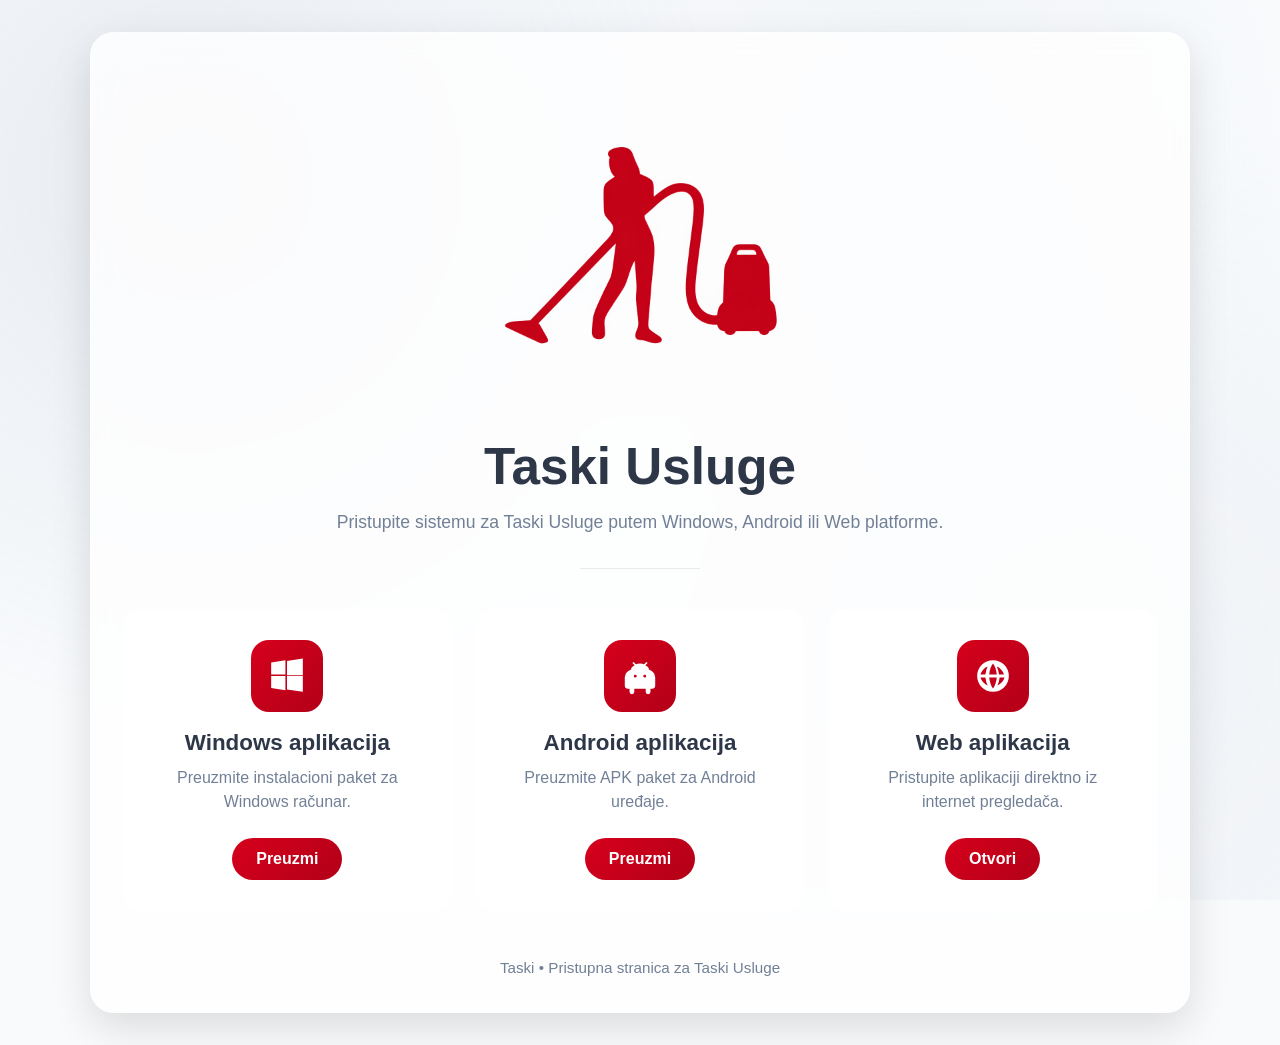
<file: index.html>
<!DOCTYPE html>
<html lang="sr">
	<head>
		<meta charset="UTF-8">
		<meta name="viewport" content="width=device-width, initial-scale=1.0">
		<title>Taski Usluge</title>
		<link rel="icon" href="app/favicon.ico">
		<style>
			:root
			{
				--primary: #d6001c;
				--primary-dark: #b30018;
				--text: #2d3748;
				--muted: #718096;
				--background: #f8fafc;
				--shadow: 0 15px 40px rgba(0, 0, 0, 0.12);
				--radius: 24px;
			}

			*
			{
				box-sizing: border-box;
				margin: 0;
				padding: 0;
			}

			html, body
			{
				min-height: 100%;
			}

			body
			{
				font-family: "Segoe UI", Roboto, Arial, sans-serif;
				background: var(--background);
				color: var(--text);
				display: flex;
				justify-content: center;
				align-items: center;
				padding: 32px;
				overflow-x: hidden;
			}

			.background-animation
			{
				position: fixed;
				inset: 0;
				z-index: -1;

				background:
					radial-gradient(circle at 15% 20%, rgba(148, 163, 184, 0.16), transparent 42%),
					radial-gradient(circle at 85% 75%, rgba(203, 213, 225, 0.20), transparent 45%),
					radial-gradient(circle at 70% 15%, rgba(226, 232, 240, 0.30), transparent 35%);

				animation: floatBackground 24s ease-in-out infinite alternate;
			}

			.container
			{
				width: 100%;
				max-width: 1100px;
			}

			.panel
			{
				background: rgba(255, 255, 255, 0.78);
				backdrop-filter: blur(16px);
				-webkit-backdrop-filter: blur(16px);
				border: 1px solid rgba(255, 255, 255, 0.5);
				border-radius: var(--radius);
				overflow: hidden;
				box-shadow: var(--shadow);
			}

			.hero
			{
				padding: 56px 32px 40px;
				text-align: center;
			}

			.hero::after
			{
				content: "";
				display: block;
				width: 120px;
				height: 1px;
				margin: 32px auto 0;
				background: rgba(0, 0, 0, 0.08);
			}

			.logo
			{
				display: block;
				width: 100%;
				max-width: 320px;
				height: auto;
				margin: 0 auto 28px auto;
			}

			h1
			{
				font-size: clamp(2.2rem, 4vw, 3.2rem);
				margin-bottom: 12px;
			}

			.subtitle
			{
				max-width: 720px;
				margin: 0 auto;
				color: var(--muted);
				font-size: 1.1rem;
				line-height: 1.6;
			}

			.cards
			{
				padding: 0 32px 48px;
				display: grid;
				grid-template-columns: repeat(auto-fit, minmax(260px, 1fr));
				gap: 24px;
			}

			.card
			{
				position: relative;
				background: rgba(255, 255, 255, 0.72);
				backdrop-filter: blur(12px);
				-webkit-backdrop-filter: blur(12px);
				border-radius: 20px;
				overflow: hidden;
				border: 1px solid rgba(255, 255, 255, 0.45);
				padding: 30px;
				text-decoration: none;
				color: inherit;
				display: flex;
				flex-direction: column;
				align-items: center;
				text-align: center;
				transition: transform .25s ease, box-shadow .25s ease, border-color .25s ease;
				animation: fadeInUp .8s ease both;
			}

			.card:nth-child(2)
			{
				animation-delay: .1s;
			}

			.card:nth-child(3)
			{
				animation-delay: .2s;
			}

			.card::before
			{
				content: "";
				position: absolute;
				top: 0;
				left: 0;
				width: 100%;
				height: 4px;
				border-top-left-radius: 20px;
				border-top-right-radius: 20px;
				background: linear-gradient(90deg, var(--primary), var(--primary-dark));
				opacity: 0;
				transition: opacity .25s ease;
			}

			.card:hover
			{
				transform: translateY(-8px) scale(1.02);
				border-color: rgba(214, 0, 28, 0.25);
				box-shadow: 0 24px 45px rgba(0, 0, 0, 0.15);
			}

			.card:hover::before
			{
				opacity: 1;
			}

			.icon
			{
				width: 72px;
				height: 72px;
				margin-bottom: 18px;
				border-radius: 18px;
				background: linear-gradient(135deg, var(--primary), var(--primary-dark));
				display: flex;
				align-items: center;
				justify-content: center;
				color: white;
				flex-shrink: 0;

				transition: transform .25s ease, box-shadow .25s ease;
			}

			.card:hover .icon
			{
				transform: scale(1.07);
			}

			.icon svg
			{
				width: 38px;
				height: 38px;
				fill: currentColor;
			}

			.card h2
			{
				font-size: 1.4rem;
				margin-bottom: 10px;
			}

			.card p
			{
				color: var(--muted);
				line-height: 1.5;
				margin-bottom: 24px;
			}

			.button
			{
				margin-top: auto;
				padding: 12px 24px;
				border-radius: 999px;
				color: white;
				font-weight: 600;
				background: linear-gradient(135deg, var(--primary), var(--primary-dark));
				transition: transform .2s ease, box-shadow .2s ease;
			}

			.card:hover .button
			{
				box-shadow: 0 8px 20px rgba(214, 0, 28, 0.25);
			}

			.footer
			{
				text-align: center;
				padding: 0 20px 36px;
				color: var(--muted);
				font-size: .95rem;
			}

			@keyframes fadeInUp
			{
				from { opacity: 0; transform: translateY(25px); }
				to { opacity: 1; transform: translateY(0); }
			}

			@keyframes floatBackground
			{
				from { transform: translate(0, 0); }
				to { transform: translate(-60px, -35px); }
			}

			@media (max-width: 640px)
			{
				body { padding: 20px; }
				.hero { padding: 40px 24px 32px; }
				.cards { padding: 0 24px 32px; }
				.logo { max-width: 250px; }
			}
		</style>
	</head>
	<body>
		<div class="background-animation"></div>
		<div class="container">
			<div class="panel">
				<section class="hero">
					<img
						class="logo"
						src="app/logo.png"
						alt="Taski Logo"
					>
					<h1>Taski Usluge</h1>
					<p class="subtitle">
						Pristupite sistemu za Taski Usluge putem Windows, Android ili Web platforme.
					</p>
				</section>
				<section class="cards">
					<a
						class="card"
						href="https://github.com/taski1995/taski1995.github.io/raw/refs/heads/main/installer/TaskiUsluge_Installer_Win32-x64.exe"
						rel="noopener noreferrer"
					>
						<div class="icon">
							<svg viewBox="0 0 24 24" aria-hidden="true">
								<path d="M2 3.5L11 2v9H2V3.5zm10 8h10V1L12 2.5v9zM2 12h9v9L2 19.5V12zm10 0h10v10l-10-1.5V12z"/>
							</svg>
						</div>
						<h2>Windows aplikacija</h2>
						<p>
							Preuzmite instalacioni paket za Windows računar.
						</p>
						<span class="button">
							Preuzmi
						</span>
					</a>
					<a
						class="card"
						href="installer/TaskiUsluge_Installer_Android.apk"
						rel="noopener noreferrer"
					>
						<div class="icon">
							<svg viewBox="0 0 24 24" aria-hidden="true">
								<path d="M7.2 8h9.6a4.8 4.8 0 0 1 4.8 4.8v5.2a2 2 0 0 1-2 2h-1v2a1.5 1.5 0 1 1-3 0v-2h-7.2v2a1.5 1.5 0 1 1-3 0v-2h-1a2 2 0 0 1-2-2v-5.2A4.8 4.8 0 0 1 7.2 8zm1.4-2.8L7.2 3.8l.7-.7 1.5 1.5A7.7 7.7 0 0 1 12 4.1c.9 0 1.8.1 2.6.5l1.5-1.5.7.7-1.4 1.4A4.8 4.8 0 0 1 18 8H6a4.8 4.8 0 0 1 2.6-2.8zM9 13a.9.9 0 1 0 0-1.8.9.9 0 0 0 0 1.8zm6 0a.9.9 0 1 0 0-1.8.9.9 0 0 0 0 1.8z"/>
							</svg>
						</div>
						<h2>Android aplikacija</h2>
						<p>
							Preuzmite APK paket za Android uređaje.
						</p>
						<span class="button">
							Preuzmi
						</span>
					</a>
					<a
						class="card"
						href="app"
						rel="noopener noreferrer"
					>
						<div class="icon">
							<svg viewBox="0 0 24 24" aria-hidden="true">
								<path d="M12 2a10 10 0 100 20 10 10 0 000-20zm6.9 9h-3.1a16.4 16.4 0 00-1.4-5A8.03 8.03 0 0118.9 11zM12 4.1c1.2 1.4 2.1 4 2.4 6.9H9.6c.3-2.9 1.2-5.5 2.4-6.9zM4.1 13h3.1a16.4 16.4 0 001.4 5A8.03 8.03 0 014.1 13zm3.1-2H4.1A8.03 8.03 0 018.6 6a16.4 16.4 0 00-1.4 5zm4.8 8.9c-1.2-1.4-2.1-4-2.4-6.9h4.8c-.3 2.9-1.2 5.5-2.4 6.9zm2.8-1.9a16.4 16.4 0 001.4-5h3.1a8.03 8.03 0 01-4.5 5z"/>
							</svg>
						</div>
						<h2>Web aplikacija</h2>
						<p>
							Pristupite aplikaciji direktno iz internet pregledača.
						</p>
						<span class="button">
							Otvori
						</span>
					</a>
				</section>
				<div class="footer">
					Taski • Pristupna stranica za Taski Usluge
				</div>
			</div>
		</div>
	</body>
</html>
</file>
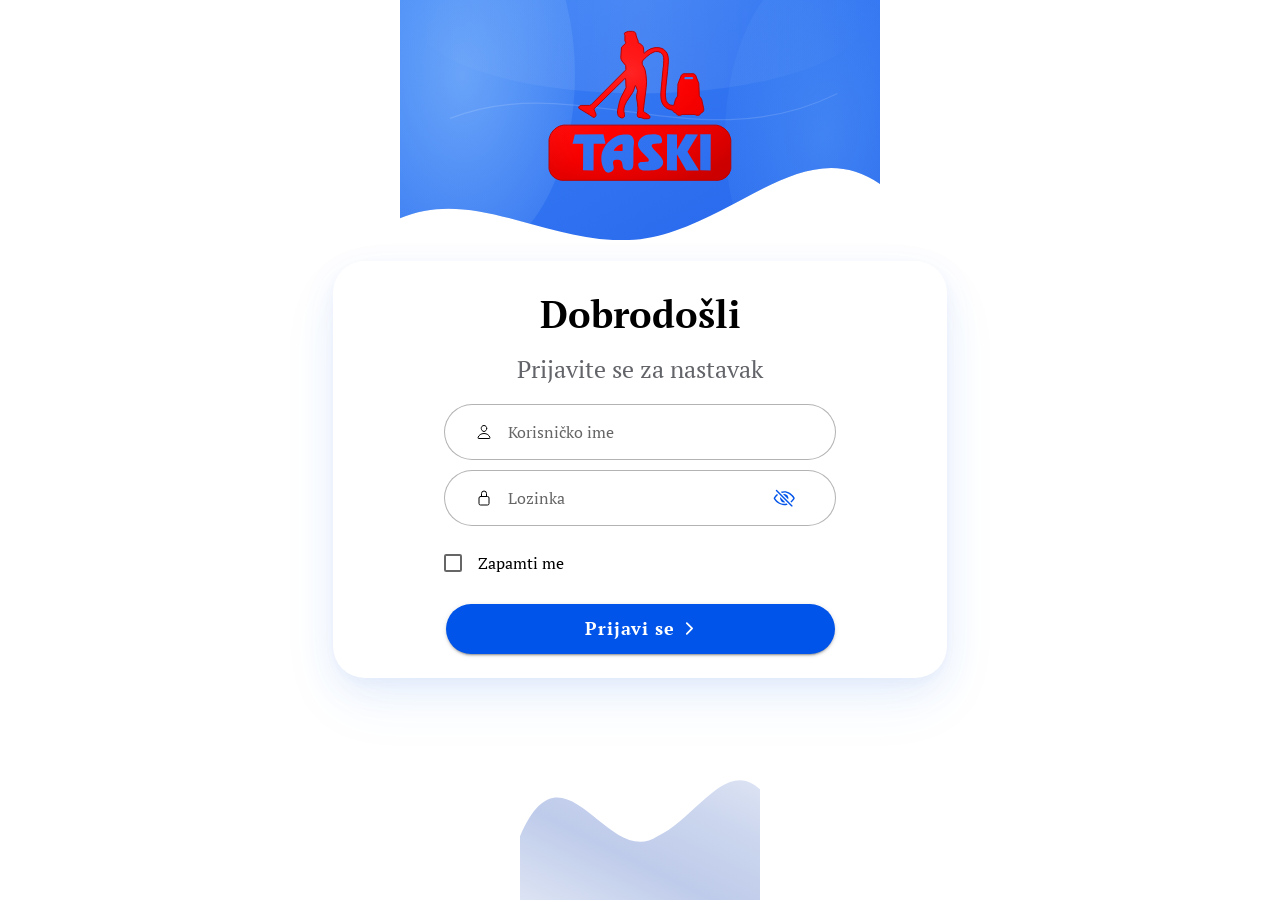
<file: app/index.html>
<!doctype html>
<html lang="en" data-beasties-container>
	<head>
		<meta charset="utf-8">
		<title>Taski Usluge</title>
		<base href="./">
		<meta name="viewport" content="width=device-width, initial-scale=1">
		<link rel="icon" type="image/x-icon" href="favicon.ico">
	<style>@font-face{font-family:PTSerif;src:url("./media/PTSerif-Regular-F7BF3FTK.ttf") format("truetype");font-weight:400}@font-face{font-family:PTSerif;src:url("./media/PTSerif-Italic-OYATYRBJ.ttf") format("truetype");font-weight:400;font-style:italic}@font-face{font-family:PTSerif;src:url("./media/PTSerif-Bold-JTYGYQX6.ttf") format("truetype");font-weight:700}@font-face{font-family:PTSerif;src:url("./media/PTSerif-BoldItalic-2ZI4GNN2.ttf") format("truetype");font-weight:700;font-style:italic}:root{--ion-font-family:"PTSerif", sans-serif}:root{--ion-color-primary:#0054e9;--ion-color-primary-rgb:0, 84, 233;--ion-color-primary-contrast:#fff;--ion-color-primary-contrast-rgb:255, 255, 255;--ion-color-primary-shade:#004acd;--ion-color-primary-tint:#1a65eb;--ion-color-secondary:#0163aa;--ion-color-secondary-rgb:1, 99, 170;--ion-color-secondary-contrast:#fff;--ion-color-secondary-contrast-rgb:255, 255, 255;--ion-color-secondary-shade:#015796;--ion-color-secondary-tint:#1a73b3;--ion-color-tertiary:#6030ff;--ion-color-tertiary-rgb:96, 48, 255;--ion-color-tertiary-contrast:#fff;--ion-color-tertiary-contrast-rgb:255, 255, 255;--ion-color-tertiary-shade:#542ae0;--ion-color-tertiary-tint:#7045ff;--ion-color-success:#2dd55b;--ion-color-success-rgb:45, 213, 91;--ion-color-success-contrast:#000;--ion-color-success-contrast-rgb:0, 0, 0;--ion-color-success-shade:#28bb50;--ion-color-success-tint:#42d96b;--ion-color-warning:#ffc409;--ion-color-warning-rgb:255, 196, 9;--ion-color-warning-contrast:#000;--ion-color-warning-contrast-rgb:0, 0, 0;--ion-color-warning-shade:#e0ac08;--ion-color-warning-tint:#ffca22;--ion-color-danger:#c5000f;--ion-color-danger-rgb:197, 0, 15;--ion-color-danger-contrast:#fff;--ion-color-danger-contrast-rgb:255, 255, 255;--ion-color-danger-shade:#ad000d;--ion-color-danger-tint:#cb1a27;--ion-color-light:#f4f5f8;--ion-color-light-rgb:244, 245, 248;--ion-color-light-contrast:#000;--ion-color-light-contrast-rgb:0, 0, 0;--ion-color-light-shade:#d7d8da;--ion-color-light-tint:#f5f6f9;--ion-color-medium:#636469;--ion-color-medium-rgb:99, 100, 105;--ion-color-medium-contrast:#fff;--ion-color-medium-contrast-rgb:255, 255, 255;--ion-color-medium-shade:#57585c;--ion-color-medium-tint:#737478;--ion-color-dark:#222428;--ion-color-dark-rgb:34, 36, 40;--ion-color-dark-contrast:#fff;--ion-color-dark-contrast-rgb:255, 255, 255;--ion-color-dark-shade:#1e2023;--ion-color-dark-tint:#383a3e}html{--ion-dynamic-font:-apple-system-body;--ion-font-family:var(--ion-default-font)}body{background:var(--ion-background-color);color:var(--ion-text-color)}@supports (padding-top: 20px){html{--ion-safe-area-top:var(--ion-statusbar-padding)}}@supports (padding-top: env(safe-area-inset-top)){html{--ion-safe-area-top:var(--safe-area-inset-top, env(safe-area-inset-top));--ion-safe-area-bottom:var(--safe-area-inset-bottom, env(safe-area-inset-bottom));--ion-safe-area-left:var(--safe-area-inset-left, env(safe-area-inset-left));--ion-safe-area-right:var(--safe-area-inset-right, env(safe-area-inset-right))}}*{box-sizing:border-box;-webkit-tap-highlight-color:rgba(0,0,0,0);-webkit-tap-highlight-color:transparent;-webkit-touch-callout:none}html{width:100%;height:100%;-webkit-text-size-adjust:100%;text-size-adjust:100%}body{-moz-osx-font-smoothing:grayscale;-webkit-font-smoothing:antialiased;margin:0;padding:0;position:fixed;width:100%;max-width:100%;height:100%;max-height:100%;transform:translateZ(0);text-rendering:optimizeLegibility;overflow:hidden;touch-action:manipulation;-webkit-user-drag:none;-ms-content-zooming:none;word-wrap:break-word;overscroll-behavior-y:none;-webkit-text-size-adjust:none;text-size-adjust:none}html{font-family:var(--ion-font-family)}@supports (-webkit-touch-callout: none){html{font:var(--ion-dynamic-font, 16px var(--ion-font-family))}}</style><link rel="stylesheet" href="styles-RH2N7U4D.css" media="print" onload="this.media='all'"><noscript><link rel="stylesheet" href="styles-RH2N7U4D.css"></noscript></head>
	<body>
		<app-root></app-root>
	<script src="main-WG6QNG6T.js" type="module"></script></body>
</html>
</file>
<file: app/styles-RH2N7U4D.css>
@font-face{font-family:PTSerif;src:url("./media/PTSerif-Regular-F7BF3FTK.ttf") format("truetype");font-weight:400}@font-face{font-family:PTSerif;src:url("./media/PTSerif-Italic-OYATYRBJ.ttf") format("truetype");font-weight:400;font-style:italic}@font-face{font-family:PTSerif;src:url("./media/PTSerif-Bold-JTYGYQX6.ttf") format("truetype");font-weight:700}@font-face{font-family:PTSerif;src:url("./media/PTSerif-BoldItalic-2ZI4GNN2.ttf") format("truetype");font-weight:700;font-style:italic}:root{--ion-font-family: "PTSerif", sans-serif}:root{--ion-color-primary: #0054e9;--ion-color-primary-rgb: 0, 84, 233;--ion-color-primary-contrast: #fff;--ion-color-primary-contrast-rgb: 255, 255, 255;--ion-color-primary-shade: #004acd;--ion-color-primary-tint: #1a65eb;--ion-color-secondary: #0163aa;--ion-color-secondary-rgb: 1, 99, 170;--ion-color-secondary-contrast: #fff;--ion-color-secondary-contrast-rgb: 255, 255, 255;--ion-color-secondary-shade: #015796;--ion-color-secondary-tint: #1a73b3;--ion-color-tertiary: #6030ff;--ion-color-tertiary-rgb: 96, 48, 255;--ion-color-tertiary-contrast: #fff;--ion-color-tertiary-contrast-rgb: 255, 255, 255;--ion-color-tertiary-shade: #542ae0;--ion-color-tertiary-tint: #7045ff;--ion-color-success: #2dd55b;--ion-color-success-rgb: 45, 213, 91;--ion-color-success-contrast: #000;--ion-color-success-contrast-rgb: 0, 0, 0;--ion-color-success-shade: #28bb50;--ion-color-success-tint: #42d96b;--ion-color-warning: #ffc409;--ion-color-warning-rgb: 255, 196, 9;--ion-color-warning-contrast: #000;--ion-color-warning-contrast-rgb: 0, 0, 0;--ion-color-warning-shade: #e0ac08;--ion-color-warning-tint: #ffca22;--ion-color-danger: #c5000f;--ion-color-danger-rgb: 197, 0, 15;--ion-color-danger-contrast: #fff;--ion-color-danger-contrast-rgb: 255, 255, 255;--ion-color-danger-shade: #ad000d;--ion-color-danger-tint: #cb1a27;--ion-color-light: #f4f5f8;--ion-color-light-rgb: 244, 245, 248;--ion-color-light-contrast: #000;--ion-color-light-contrast-rgb: 0, 0, 0;--ion-color-light-shade: #d7d8da;--ion-color-light-tint: #f5f6f9;--ion-color-medium: #636469;--ion-color-medium-rgb: 99, 100, 105;--ion-color-medium-contrast: #fff;--ion-color-medium-contrast-rgb: 255, 255, 255;--ion-color-medium-shade: #57585c;--ion-color-medium-tint: #737478;--ion-color-dark: #222428;--ion-color-dark-rgb: 34, 36, 40;--ion-color-dark-contrast: #fff;--ion-color-dark-contrast-rgb: 255, 255, 255;--ion-color-dark-shade: #1e2023;--ion-color-dark-tint: #383a3e}html.ios{--ion-default-font: -apple-system, BlinkMacSystemFont, "Helvetica Neue", "Roboto", sans-serif}html.md{--ion-default-font: "Roboto", "Helvetica Neue", sans-serif}html{--ion-dynamic-font: -apple-system-body;--ion-font-family: var(--ion-default-font)}body{background:var(--ion-background-color);color:var(--ion-text-color)}body.backdrop-no-scroll{overflow:hidden}html.ios ion-modal.modal-card ion-header ion-toolbar:first-of-type,html.ios ion-modal.modal-sheet ion-header ion-toolbar:first-of-type,html.ios ion-modal ion-footer ion-toolbar:first-of-type,html.ios ion-footer.modal-footer-moving ion-toolbar:first-of-type{padding-top:6px}html.ios ion-modal.modal-card ion-header ion-toolbar:last-of-type,html.ios ion-modal.modal-sheet ion-header ion-toolbar:last-of-type{padding-bottom:6px}html.ios ion-modal ion-toolbar,html.ios .modal-footer-moving ion-toolbar{padding-right:calc(var(--ion-safe-area-right) + 8px);padding-left:calc(var(--ion-safe-area-left) + 8px)}@media screen and (min-width:768px){html.ios ion-modal.modal-card:first-of-type{--backdrop-opacity: .18}}ion-modal.modal-default.show-modal~ion-modal.modal-default{--backdrop-opacity: 0;--box-shadow: none}html.ios ion-modal.modal-card .ion-page{border-top-left-radius:var(--border-radius)}.ion-color-primary{--ion-color-base: var(--ion-color-primary, #0054e9) !important;--ion-color-base-rgb: var(--ion-color-primary-rgb, 0, 84, 233) !important;--ion-color-contrast: var(--ion-color-primary-contrast, #fff) !important;--ion-color-contrast-rgb: var(--ion-color-primary-contrast-rgb, 255, 255, 255) !important;--ion-color-shade: var(--ion-color-primary-shade, #004acd) !important;--ion-color-tint: var(--ion-color-primary-tint, #1a65eb) !important}.ion-color-secondary{--ion-color-base: var(--ion-color-secondary, #0163aa) !important;--ion-color-base-rgb: var(--ion-color-secondary-rgb, 1, 99, 170) !important;--ion-color-contrast: var(--ion-color-secondary-contrast, #fff) !important;--ion-color-contrast-rgb: var(--ion-color-secondary-contrast-rgb, 255, 255, 255) !important;--ion-color-shade: var(--ion-color-secondary-shade, #015796) !important;--ion-color-tint: var(--ion-color-secondary-tint, #1a73b3) !important}.ion-color-tertiary{--ion-color-base: var(--ion-color-tertiary, #6030ff) !important;--ion-color-base-rgb: var(--ion-color-tertiary-rgb, 96, 48, 255) !important;--ion-color-contrast: var(--ion-color-tertiary-contrast, #fff) !important;--ion-color-contrast-rgb: var(--ion-color-tertiary-contrast-rgb, 255, 255, 255) !important;--ion-color-shade: var(--ion-color-tertiary-shade, #542ae0) !important;--ion-color-tint: var(--ion-color-tertiary-tint, #7045ff) !important}.ion-color-success{--ion-color-base: var(--ion-color-success, #2dd55b) !important;--ion-color-base-rgb: var(--ion-color-success-rgb, 45, 213, 91) !important;--ion-color-contrast: var(--ion-color-success-contrast, #000) !important;--ion-color-contrast-rgb: var(--ion-color-success-contrast-rgb, 0, 0, 0) !important;--ion-color-shade: var(--ion-color-success-shade, #28bb50) !important;--ion-color-tint: var(--ion-color-success-tint, #42d96b) !important}.ion-color-warning{--ion-color-base: var(--ion-color-warning, #ffc409) !important;--ion-color-base-rgb: var(--ion-color-warning-rgb, 255, 196, 9) !important;--ion-color-contrast: var(--ion-color-warning-contrast, #000) !important;--ion-color-contrast-rgb: var(--ion-color-warning-contrast-rgb, 0, 0, 0) !important;--ion-color-shade: var(--ion-color-warning-shade, #e0ac08) !important;--ion-color-tint: var(--ion-color-warning-tint, #ffca22) !important}.ion-color-danger{--ion-color-base: var(--ion-color-danger, #c5000f) !important;--ion-color-base-rgb: var(--ion-color-danger-rgb, 197, 0, 15) !important;--ion-color-contrast: var(--ion-color-danger-contrast, #fff) !important;--ion-color-contrast-rgb: var(--ion-color-danger-contrast-rgb, 255, 255, 255) !important;--ion-color-shade: var(--ion-color-danger-shade, #ad000d) !important;--ion-color-tint: var(--ion-color-danger-tint, #cb1a27) !important}.ion-color-light{--ion-color-base: var(--ion-color-light, #f4f5f8) !important;--ion-color-base-rgb: var(--ion-color-light-rgb, 244, 245, 248) !important;--ion-color-contrast: var(--ion-color-light-contrast, #000) !important;--ion-color-contrast-rgb: var(--ion-color-light-contrast-rgb, 0, 0, 0) !important;--ion-color-shade: var(--ion-color-light-shade, #d7d8da) !important;--ion-color-tint: var(--ion-color-light-tint, #f5f6f9) !important}.ion-color-medium{--ion-color-base: var(--ion-color-medium, #636469) !important;--ion-color-base-rgb: var(--ion-color-medium-rgb, 99, 100, 105) !important;--ion-color-contrast: var(--ion-color-medium-contrast, #fff) !important;--ion-color-contrast-rgb: var(--ion-color-medium-contrast-rgb, 255, 255, 255) !important;--ion-color-shade: var(--ion-color-medium-shade, #57585c) !important;--ion-color-tint: var(--ion-color-medium-tint, #737478) !important}.ion-color-dark{--ion-color-base: var(--ion-color-dark, #222428) !important;--ion-color-base-rgb: var(--ion-color-dark-rgb, 34, 36, 40) !important;--ion-color-contrast: var(--ion-color-dark-contrast, #fff) !important;--ion-color-contrast-rgb: var(--ion-color-dark-contrast-rgb, 255, 255, 255) !important;--ion-color-shade: var(--ion-color-dark-shade, #1e2023) !important;--ion-color-tint: var(--ion-color-dark-tint, #383a3e) !important}.ion-page{inset:0;display:flex;position:absolute;flex-direction:column;justify-content:space-between;contain:layout size style;z-index:0}.ion-page.ion-page-overlay-passthrough{pointer-events:none}ion-modal>.ion-page{position:relative;contain:layout style;height:100%}.split-pane-visible>.ion-page.split-pane-main{position:relative}ion-route,ion-route-redirect,ion-router,ion-select-option,ion-nav-controller,ion-menu-controller,ion-action-sheet-controller,ion-alert-controller,ion-loading-controller,ion-modal-controller,ion-picker-controller,ion-popover-controller,ion-toast-controller,.ion-page-hidden{display:none!important}.ion-page-invisible{opacity:0}.can-go-back>ion-header ion-back-button{display:block}html.plt-ios.plt-hybrid,html.plt-ios.plt-pwa{--ion-statusbar-padding: 20px}@supports (padding-top: 20px){html{--ion-safe-area-top: var(--ion-statusbar-padding)}}@supports (padding-top: env(safe-area-inset-top)){html{--ion-safe-area-top: var(--safe-area-inset-top, env(safe-area-inset-top));--ion-safe-area-bottom: var(--safe-area-inset-bottom, env(safe-area-inset-bottom));--ion-safe-area-left: var(--safe-area-inset-left, env(safe-area-inset-left));--ion-safe-area-right: var(--safe-area-inset-right, env(safe-area-inset-right))}}ion-card.ion-color .ion-inherit-color,ion-card-header.ion-color .ion-inherit-color{color:inherit}.menu-content{transform:translateZ(0)}.menu-content-open{cursor:pointer;touch-action:manipulation;pointer-events:none;overflow-y:hidden}.menu-content-open ion-content{--overflow: hidden}.menu-content-open .ion-content-scroll-host{overflow:hidden}.ios .menu-content-reveal{box-shadow:-8px 0 42px #00000014}[dir=rtl].ios .menu-content-reveal{box-shadow:8px 0 42px #00000014}.md .menu-content-reveal,.md .menu-content-push{box-shadow:4px 0 16px #0000002e}ion-accordion-group.accordion-group-expand-inset>ion-accordion:first-of-type{border-top-left-radius:8px;border-top-right-radius:8px}ion-accordion-group.accordion-group-expand-inset>ion-accordion:last-of-type{border-bottom-left-radius:8px;border-bottom-right-radius:8px}ion-accordion-group>ion-accordion:last-of-type ion-item[slot=header]{--border-width: 0px}ion-accordion.accordion-animated>[slot=header] .ion-accordion-toggle-icon{transition:.3s transform cubic-bezier(.25,.8,.5,1)}@media(prefers-reduced-motion:reduce){ion-accordion .ion-accordion-toggle-icon{transition:none!important}}ion-accordion.accordion-expanding>[slot=header] .ion-accordion-toggle-icon,ion-accordion.accordion-expanded>[slot=header] .ion-accordion-toggle-icon{transform:rotate(180deg)}ion-accordion-group.accordion-group-expand-inset.md>ion-accordion.accordion-previous ion-item[slot=header]{--border-width: 0px;--inner-border-width: 0px}ion-accordion-group.accordion-group-expand-inset.md>ion-accordion.accordion-expanding:first-of-type,ion-accordion-group.accordion-group-expand-inset.md>ion-accordion.accordion-expanded:first-of-type{margin-top:0}ion-input input::-webkit-date-and-time-value{text-align:start}.ion-datetime-button-overlay{--width: fit-content;--height: fit-content}.ion-datetime-button-overlay ion-datetime.datetime-grid{width:320px;min-height:320px}[ion-last-focus],header[tabindex="-1"]:focus,[role=banner][tabindex="-1"]:focus,main[tabindex="-1"]:focus,[role=main][tabindex="-1"]:focus,h1[tabindex="-1"]:focus,[role=heading][aria-level="1"][tabindex="-1"]:focus{outline:none}.popover-viewport:has(>ion-content){overflow:hidden}@supports not selector(:has(> ion-content)){.popover-viewport{overflow:hidden}}audio,canvas,progress,video{vertical-align:baseline}audio:not([controls]){display:none;height:0}b,strong{font-weight:700}img{max-width:100%}hr{height:1px;border-width:0;box-sizing:content-box}pre{overflow:auto}code,kbd,pre,samp{font-family:monospace,monospace;font-size:1em}label,input,select,textarea{font-family:inherit;line-height:normal}textarea{overflow:auto;height:auto;font:inherit;color:inherit}textarea::placeholder{padding-left:2px}form,input,optgroup,select{margin:0;font:inherit;color:inherit}html input[type=button],input[type=reset],input[type=submit]{cursor:pointer;-webkit-appearance:button}a,a div,a span,a ion-icon,a ion-label,button,button div,button span,button ion-icon,button ion-label,.ion-tappable,[tappable],[tappable] div,[tappable] span,[tappable] ion-icon,[tappable] ion-label,input,textarea{touch-action:manipulation}a ion-label,button ion-label{pointer-events:none}button{padding:0;border:0;border-radius:0;font-family:inherit;font-style:inherit;font-variant:inherit;line-height:1;text-transform:none;cursor:pointer;-webkit-appearance:button}[tappable]{cursor:pointer}a[disabled],button[disabled],html input[disabled]{cursor:default}button::-moz-focus-inner,input::-moz-focus-inner{padding:0;border:0}input[type=number]::-webkit-inner-spin-button,input[type=number]::-webkit-outer-spin-button{height:auto}input[type=search]::-webkit-search-cancel-button,input[type=search]::-webkit-search-decoration{-webkit-appearance:none}table{border-collapse:collapse;border-spacing:0}td,th{padding:0}*{box-sizing:border-box;-webkit-tap-highlight-color:rgba(0,0,0,0);-webkit-tap-highlight-color:transparent;-webkit-touch-callout:none}html{width:100%;height:100%;-webkit-text-size-adjust:100%;text-size-adjust:100%}html.ion-ce body{display:block}html.plt-pwa{height:100vh}body{-moz-osx-font-smoothing:grayscale;-webkit-font-smoothing:antialiased;margin:0;padding:0;position:fixed;width:100%;max-width:100%;height:100%;max-height:100%;transform:translateZ(0);text-rendering:optimizeLegibility;overflow:hidden;touch-action:manipulation;-webkit-user-drag:none;-ms-content-zooming:none;word-wrap:break-word;overscroll-behavior-y:none;-webkit-text-size-adjust:none;text-size-adjust:none}html{font-family:var(--ion-font-family)}@supports (-webkit-touch-callout: none){html{font:var(--ion-dynamic-font, 16px var(--ion-font-family))}}a{background-color:transparent;color:var(--ion-color-primary, #0054e9)}h1,h2,h3,h4,h5,h6{margin-top:16px;margin-bottom:10px;font-weight:500;line-height:1.2}h1{margin-top:20px;font-size:1.625rem}h2{margin-top:18px;font-size:1.5rem}h3{font-size:1.375rem}h4{font-size:1.25rem}h5{font-size:1.125rem}h6{font-size:1rem}small{font-size:75%}sub,sup{position:relative;font-size:75%;line-height:0;vertical-align:baseline}sup{top:-.5em}sub{bottom:-.25em}.ion-no-padding{--padding-start: 0;--padding-end: 0;--padding-top: 0;--padding-bottom: 0;padding:0}.ion-padding{--padding-start: var(--ion-padding, 16px);--padding-end: var(--ion-padding, 16px);--padding-top: var(--ion-padding, 16px);--padding-bottom: var(--ion-padding, 16px);-webkit-padding-start:var(--ion-padding, 16px);padding-inline-start:var(--ion-padding, 16px);-webkit-padding-end:var(--ion-padding, 16px);padding-inline-end:var(--ion-padding, 16px);padding-top:var(--ion-padding, 16px);padding-bottom:var(--ion-padding, 16px)}.ion-padding-top{--padding-top: var(--ion-padding, 16px);padding-top:var(--ion-padding, 16px)}.ion-padding-start{--padding-start: var(--ion-padding, 16px);-webkit-padding-start:var(--ion-padding, 16px);padding-inline-start:var(--ion-padding, 16px)}.ion-padding-end{--padding-end: var(--ion-padding, 16px);-webkit-padding-end:var(--ion-padding, 16px);padding-inline-end:var(--ion-padding, 16px)}.ion-padding-bottom{--padding-bottom: var(--ion-padding, 16px);padding-bottom:var(--ion-padding, 16px)}.ion-padding-vertical{--padding-top: var(--ion-padding, 16px);--padding-bottom: var(--ion-padding, 16px);padding-top:var(--ion-padding, 16px);padding-bottom:var(--ion-padding, 16px)}.ion-padding-horizontal{--padding-start: var(--ion-padding, 16px);--padding-end: var(--ion-padding, 16px);-webkit-padding-start:var(--ion-padding, 16px);padding-inline-start:var(--ion-padding, 16px);-webkit-padding-end:var(--ion-padding, 16px);padding-inline-end:var(--ion-padding, 16px)}.ion-no-margin{--margin-start: 0;--margin-end: 0;--margin-top: 0;--margin-bottom: 0;margin:0}.ion-margin{--margin-start: var(--ion-margin, 16px);--margin-end: var(--ion-margin, 16px);--margin-top: var(--ion-margin, 16px);--margin-bottom: var(--ion-margin, 16px);-webkit-margin-start:var(--ion-margin, 16px);margin-inline-start:var(--ion-margin, 16px);-webkit-margin-end:var(--ion-margin, 16px);margin-inline-end:var(--ion-margin, 16px);margin-top:var(--ion-margin, 16px);margin-bottom:var(--ion-margin, 16px)}.ion-margin-top{--margin-top: var(--ion-margin, 16px);margin-top:var(--ion-margin, 16px)}.ion-margin-start{--margin-start: var(--ion-margin, 16px);-webkit-margin-start:var(--ion-margin, 16px);margin-inline-start:var(--ion-margin, 16px)}.ion-margin-end{--margin-end: var(--ion-margin, 16px);-webkit-margin-end:var(--ion-margin, 16px);margin-inline-end:var(--ion-margin, 16px)}.ion-margin-bottom{--margin-bottom: var(--ion-margin, 16px);margin-bottom:var(--ion-margin, 16px)}.ion-margin-vertical{--margin-top: var(--ion-margin, 16px);--margin-bottom: var(--ion-margin, 16px);margin-top:var(--ion-margin, 16px);margin-bottom:var(--ion-margin, 16px)}.ion-margin-horizontal{--margin-start: var(--ion-margin, 16px);--margin-end: var(--ion-margin, 16px);-webkit-margin-start:var(--ion-margin, 16px);margin-inline-start:var(--ion-margin, 16px);-webkit-margin-end:var(--ion-margin, 16px);margin-inline-end:var(--ion-margin, 16px)}.ion-float-left{float:left!important}.ion-float-right{float:right!important}.ion-float-start{float:left!important}:host-context([dir=rtl]) .ion-float-start{float:right!important}[dir=rtl] .ion-float-start{float:right!important}@supports selector(:dir(rtl)){.ion-float-start:dir(rtl){float:right!important}}.ion-float-end{float:right!important}:host-context([dir=rtl]) .ion-float-end{float:left!important}[dir=rtl] .ion-float-end{float:left!important}@supports selector(:dir(rtl)){.ion-float-end:dir(rtl){float:left!important}}@media(min-width:576px){.ion-float-sm-left{float:left!important}.ion-float-sm-right{float:right!important}.ion-float-sm-start{float:left!important}:host-context([dir=rtl]) .ion-float-sm-start{float:right!important}[dir=rtl] .ion-float-sm-start{float:right!important}@supports selector(:dir(rtl)){.ion-float-sm-start:dir(rtl){float:right!important}}.ion-float-sm-end{float:right!important}:host-context([dir=rtl]) .ion-float-sm-end{float:left!important}[dir=rtl] .ion-float-sm-end{float:left!important}@supports selector(:dir(rtl)){.ion-float-sm-end:dir(rtl){float:left!important}}}@media(min-width:768px){.ion-float-md-left{float:left!important}.ion-float-md-right{float:right!important}.ion-float-md-start{float:left!important}:host-context([dir=rtl]) .ion-float-md-start{float:right!important}[dir=rtl] .ion-float-md-start{float:right!important}@supports selector(:dir(rtl)){.ion-float-md-start:dir(rtl){float:right!important}}.ion-float-md-end{float:right!important}:host-context([dir=rtl]) .ion-float-md-end{float:left!important}[dir=rtl] .ion-float-md-end{float:left!important}@supports selector(:dir(rtl)){.ion-float-md-end:dir(rtl){float:left!important}}}@media(min-width:992px){.ion-float-lg-left{float:left!important}.ion-float-lg-right{float:right!important}.ion-float-lg-start{float:left!important}:host-context([dir=rtl]) .ion-float-lg-start{float:right!important}[dir=rtl] .ion-float-lg-start{float:right!important}@supports selector(:dir(rtl)){.ion-float-lg-start:dir(rtl){float:right!important}}.ion-float-lg-end{float:right!important}:host-context([dir=rtl]) .ion-float-lg-end{float:left!important}[dir=rtl] .ion-float-lg-end{float:left!important}@supports selector(:dir(rtl)){.ion-float-lg-end:dir(rtl){float:left!important}}}@media(min-width:1200px){.ion-float-xl-left{float:left!important}.ion-float-xl-right{float:right!important}.ion-float-xl-start{float:left!important}:host-context([dir=rtl]) .ion-float-xl-start{float:right!important}[dir=rtl] .ion-float-xl-start{float:right!important}@supports selector(:dir(rtl)){.ion-float-xl-start:dir(rtl){float:right!important}}.ion-float-xl-end{float:right!important}:host-context([dir=rtl]) .ion-float-xl-end{float:left!important}[dir=rtl] .ion-float-xl-end{float:left!important}@supports selector(:dir(rtl)){.ion-float-xl-end:dir(rtl){float:left!important}}}.ion-text-center{text-align:center!important}.ion-text-justify{text-align:justify!important}.ion-text-start{text-align:start!important}.ion-text-end{text-align:end!important}.ion-text-left{text-align:left!important}.ion-text-right{text-align:right!important}.ion-text-nowrap{white-space:nowrap!important}.ion-text-wrap{white-space:normal!important}@media(min-width:576px){.ion-text-sm-center{text-align:center!important}.ion-text-sm-justify{text-align:justify!important}.ion-text-sm-start{text-align:start!important}.ion-text-sm-end{text-align:end!important}.ion-text-sm-left{text-align:left!important}.ion-text-sm-right{text-align:right!important}.ion-text-sm-nowrap{white-space:nowrap!important}.ion-text-sm-wrap{white-space:normal!important}}@media(min-width:768px){.ion-text-md-center{text-align:center!important}.ion-text-md-justify{text-align:justify!important}.ion-text-md-start{text-align:start!important}.ion-text-md-end{text-align:end!important}.ion-text-md-left{text-align:left!important}.ion-text-md-right{text-align:right!important}.ion-text-md-nowrap{white-space:nowrap!important}.ion-text-md-wrap{white-space:normal!important}}@media(min-width:992px){.ion-text-lg-center{text-align:center!important}.ion-text-lg-justify{text-align:justify!important}.ion-text-lg-start{text-align:start!important}.ion-text-lg-end{text-align:end!important}.ion-text-lg-left{text-align:left!important}.ion-text-lg-right{text-align:right!important}.ion-text-lg-nowrap{white-space:nowrap!important}.ion-text-lg-wrap{white-space:normal!important}}@media(min-width:1200px){.ion-text-xl-center{text-align:center!important}.ion-text-xl-justify{text-align:justify!important}.ion-text-xl-start{text-align:start!important}.ion-text-xl-end{text-align:end!important}.ion-text-xl-left{text-align:left!important}.ion-text-xl-right{text-align:right!important}.ion-text-xl-nowrap{white-space:nowrap!important}.ion-text-xl-wrap{white-space:normal!important}}.ion-text-uppercase{text-transform:uppercase!important}.ion-text-lowercase{text-transform:lowercase!important}.ion-text-capitalize{text-transform:capitalize!important}@media(min-width:576px){.ion-text-sm-uppercase{text-transform:uppercase!important}.ion-text-sm-lowercase{text-transform:lowercase!important}.ion-text-sm-capitalize{text-transform:capitalize!important}}@media(min-width:768px){.ion-text-md-uppercase{text-transform:uppercase!important}.ion-text-md-lowercase{text-transform:lowercase!important}.ion-text-md-capitalize{text-transform:capitalize!important}}@media(min-width:992px){.ion-text-lg-uppercase{text-transform:uppercase!important}.ion-text-lg-lowercase{text-transform:lowercase!important}.ion-text-lg-capitalize{text-transform:capitalize!important}}@media(min-width:1200px){.ion-text-xl-uppercase{text-transform:uppercase!important}.ion-text-xl-lowercase{text-transform:lowercase!important}.ion-text-xl-capitalize{text-transform:capitalize!important}}.ion-align-content-start{align-content:flex-start!important}.ion-align-content-end{align-content:flex-end!important}.ion-align-content-center{align-content:center!important}.ion-align-content-between{align-content:space-between!important}.ion-align-content-around{align-content:space-around!important}.ion-align-content-stretch{align-content:stretch!important}@media(min-width:576px){.ion-align-content-sm-start{align-content:flex-start!important}.ion-align-content-sm-end{align-content:flex-end!important}.ion-align-content-sm-center{align-content:center!important}.ion-align-content-sm-between{align-content:space-between!important}.ion-align-content-sm-around{align-content:space-around!important}.ion-align-content-sm-stretch{align-content:stretch!important}}@media(min-width:768px){.ion-align-content-md-start{align-content:flex-start!important}.ion-align-content-md-end{align-content:flex-end!important}.ion-align-content-md-center{align-content:center!important}.ion-align-content-md-between{align-content:space-between!important}.ion-align-content-md-around{align-content:space-around!important}.ion-align-content-md-stretch{align-content:stretch!important}}@media(min-width:992px){.ion-align-content-lg-start{align-content:flex-start!important}.ion-align-content-lg-end{align-content:flex-end!important}.ion-align-content-lg-center{align-content:center!important}.ion-align-content-lg-between{align-content:space-between!important}.ion-align-content-lg-around{align-content:space-around!important}.ion-align-content-lg-stretch{align-content:stretch!important}}@media(min-width:1200px){.ion-align-content-xl-start{align-content:flex-start!important}.ion-align-content-xl-end{align-content:flex-end!important}.ion-align-content-xl-center{align-content:center!important}.ion-align-content-xl-between{align-content:space-between!important}.ion-align-content-xl-around{align-content:space-around!important}.ion-align-content-xl-stretch{align-content:stretch!important}}.ion-align-items-start{align-items:start!important}.ion-align-items-end{align-items:end!important}.ion-align-items-center{align-items:center!important}.ion-align-items-stretch{align-items:stretch!important}.ion-align-items-baseline{align-items:baseline!important}@media(min-width:576px){.ion-align-items-sm-start{align-items:start!important}.ion-align-items-sm-end{align-items:end!important}.ion-align-items-sm-center{align-items:center!important}.ion-align-items-sm-stretch{align-items:stretch!important}.ion-align-items-sm-baseline{align-items:baseline!important}}@media(min-width:768px){.ion-align-items-md-start{align-items:start!important}.ion-align-items-md-end{align-items:end!important}.ion-align-items-md-center{align-items:center!important}.ion-align-items-md-stretch{align-items:stretch!important}.ion-align-items-md-baseline{align-items:baseline!important}}@media(min-width:992px){.ion-align-items-lg-start{align-items:start!important}.ion-align-items-lg-end{align-items:end!important}.ion-align-items-lg-center{align-items:center!important}.ion-align-items-lg-stretch{align-items:stretch!important}.ion-align-items-lg-baseline{align-items:baseline!important}}@media(min-width:1200px){.ion-align-items-xl-start{align-items:start!important}.ion-align-items-xl-end{align-items:end!important}.ion-align-items-xl-center{align-items:center!important}.ion-align-items-xl-stretch{align-items:stretch!important}.ion-align-items-xl-baseline{align-items:baseline!important}}.ion-align-self-start{align-self:start!important}.ion-align-self-end{align-self:end!important}.ion-align-self-center{align-self:center!important}.ion-align-self-stretch{align-self:stretch!important}.ion-align-self-baseline{align-self:baseline!important}.ion-align-self-auto{align-self:auto!important}@media(min-width:576px){.ion-align-self-sm-start{align-self:start!important}.ion-align-self-sm-end{align-self:end!important}.ion-align-self-sm-center{align-self:center!important}.ion-align-self-sm-stretch{align-self:stretch!important}.ion-align-self-sm-baseline{align-self:baseline!important}.ion-align-self-sm-auto{align-self:auto!important}}@media(min-width:768px){.ion-align-self-md-start{align-self:start!important}.ion-align-self-md-end{align-self:end!important}.ion-align-self-md-center{align-self:center!important}.ion-align-self-md-stretch{align-self:stretch!important}.ion-align-self-md-baseline{align-self:baseline!important}.ion-align-self-md-auto{align-self:auto!important}}@media(min-width:992px){.ion-align-self-lg-start{align-self:start!important}.ion-align-self-lg-end{align-self:end!important}.ion-align-self-lg-center{align-self:center!important}.ion-align-self-lg-stretch{align-self:stretch!important}.ion-align-self-lg-baseline{align-self:baseline!important}.ion-align-self-lg-auto{align-self:auto!important}}@media(min-width:1200px){.ion-align-self-xl-start{align-self:start!important}.ion-align-self-xl-end{align-self:end!important}.ion-align-self-xl-center{align-self:center!important}.ion-align-self-xl-stretch{align-self:stretch!important}.ion-align-self-xl-baseline{align-self:baseline!important}.ion-align-self-xl-auto{align-self:auto!important}}.ion-justify-content-start{justify-content:flex-start!important}.ion-justify-content-end{justify-content:flex-end!important}.ion-justify-content-center{justify-content:center!important}.ion-justify-content-between{justify-content:space-between!important}.ion-justify-content-around{justify-content:space-around!important}.ion-justify-content-evenly{justify-content:space-evenly!important}@media(min-width:576px){.ion-justify-content-sm-start{justify-content:flex-start!important}.ion-justify-content-sm-end{justify-content:flex-end!important}.ion-justify-content-sm-center{justify-content:center!important}.ion-justify-content-sm-between{justify-content:space-between!important}.ion-justify-content-sm-around{justify-content:space-around!important}.ion-justify-content-sm-evenly{justify-content:space-evenly!important}}@media(min-width:768px){.ion-justify-content-md-start{justify-content:flex-start!important}.ion-justify-content-md-end{justify-content:flex-end!important}.ion-justify-content-md-center{justify-content:center!important}.ion-justify-content-md-between{justify-content:space-between!important}.ion-justify-content-md-around{justify-content:space-around!important}.ion-justify-content-md-evenly{justify-content:space-evenly!important}}@media(min-width:992px){.ion-justify-content-lg-start{justify-content:flex-start!important}.ion-justify-content-lg-end{justify-content:flex-end!important}.ion-justify-content-lg-center{justify-content:center!important}.ion-justify-content-lg-between{justify-content:space-between!important}.ion-justify-content-lg-around{justify-content:space-around!important}.ion-justify-content-lg-evenly{justify-content:space-evenly!important}}@media(min-width:1200px){.ion-justify-content-xl-start{justify-content:flex-start!important}.ion-justify-content-xl-end{justify-content:flex-end!important}.ion-justify-content-xl-center{justify-content:center!important}.ion-justify-content-xl-between{justify-content:space-between!important}.ion-justify-content-xl-around{justify-content:space-around!important}.ion-justify-content-xl-evenly{justify-content:space-evenly!important}}.ion-flex-row{flex-direction:row!important}.ion-flex-row-reverse{flex-direction:row-reverse!important}.ion-flex-column{flex-direction:column!important}.ion-flex-column-reverse{flex-direction:column-reverse!important}@media(min-width:576px){.ion-flex-sm-row{flex-direction:row!important}.ion-flex-sm-row-reverse{flex-direction:row-reverse!important}.ion-flex-sm-column{flex-direction:column!important}.ion-flex-sm-column-reverse{flex-direction:column-reverse!important}}@media(min-width:768px){.ion-flex-md-row{flex-direction:row!important}.ion-flex-md-row-reverse{flex-direction:row-reverse!important}.ion-flex-md-column{flex-direction:column!important}.ion-flex-md-column-reverse{flex-direction:column-reverse!important}}@media(min-width:992px){.ion-flex-lg-row{flex-direction:row!important}.ion-flex-lg-row-reverse{flex-direction:row-reverse!important}.ion-flex-lg-column{flex-direction:column!important}.ion-flex-lg-column-reverse{flex-direction:column-reverse!important}}@media(min-width:1200px){.ion-flex-xl-row{flex-direction:row!important}.ion-flex-xl-row-reverse{flex-direction:row-reverse!important}.ion-flex-xl-column{flex-direction:column!important}.ion-flex-xl-column-reverse{flex-direction:column-reverse!important}}.ion-wrap{flex-wrap:wrap!important}.ion-nowrap{flex-wrap:nowrap!important}.ion-wrap-reverse{flex-wrap:wrap-reverse!important}.ion-flex-wrap{flex-wrap:wrap!important}.ion-flex-nowrap{flex-wrap:nowrap!important}.ion-flex-wrap-reverse{flex-wrap:wrap-reverse!important}@media(min-width:576px){.ion-flex-sm-wrap{flex-wrap:wrap!important}.ion-flex-sm-nowrap{flex-wrap:nowrap!important}.ion-flex-sm-wrap-reverse{flex-wrap:wrap-reverse!important}}@media(min-width:768px){.ion-flex-md-wrap{flex-wrap:wrap!important}.ion-flex-md-nowrap{flex-wrap:nowrap!important}.ion-flex-md-wrap-reverse{flex-wrap:wrap-reverse!important}}@media(min-width:992px){.ion-flex-lg-wrap{flex-wrap:wrap!important}.ion-flex-lg-nowrap{flex-wrap:nowrap!important}.ion-flex-lg-wrap-reverse{flex-wrap:wrap-reverse!important}}@media(min-width:1200px){.ion-flex-xl-wrap{flex-wrap:wrap!important}.ion-flex-xl-nowrap{flex-wrap:nowrap!important}.ion-flex-xl-wrap-reverse{flex-wrap:wrap-reverse!important}}.ion-flex-1{flex:1!important}.ion-flex-auto{flex:auto!important}.ion-flex-initial{flex:initial!important}.ion-flex-none{flex:none!important}@media(min-width:576px){.ion-flex-sm-1{flex:1!important}.ion-flex-sm-auto{flex:auto!important}.ion-flex-sm-initial{flex:initial!important}.ion-flex-sm-none{flex:none!important}}@media(min-width:768px){.ion-flex-md-1{flex:1!important}.ion-flex-md-auto{flex:auto!important}.ion-flex-md-initial{flex:initial!important}.ion-flex-md-none{flex:none!important}}@media(min-width:992px){.ion-flex-lg-1{flex:1!important}.ion-flex-lg-auto{flex:auto!important}.ion-flex-lg-initial{flex:initial!important}.ion-flex-lg-none{flex:none!important}}@media(min-width:1200px){.ion-flex-xl-1{flex:1!important}.ion-flex-xl-auto{flex:auto!important}.ion-flex-xl-initial{flex:initial!important}.ion-flex-xl-none{flex:none!important}}.ion-flex-grow-0{flex-grow:0!important}.ion-flex-grow-1{flex-grow:1!important}.ion-flex-shrink-0{flex-shrink:0!important}.ion-flex-shrink-1{flex-shrink:1!important}@media(min-width:576px){.ion-flex-sm-grow-0{flex-grow:0!important}.ion-flex-sm-grow-1{flex-grow:1!important}.ion-flex-sm-shrink-0{flex-shrink:0!important}.ion-flex-sm-shrink-1{flex-shrink:1!important}}@media(min-width:768px){.ion-flex-md-grow-0{flex-grow:0!important}.ion-flex-md-grow-1{flex-grow:1!important}.ion-flex-md-shrink-0{flex-shrink:0!important}.ion-flex-md-shrink-1{flex-shrink:1!important}}@media(min-width:992px){.ion-flex-lg-grow-0{flex-grow:0!important}.ion-flex-lg-grow-1{flex-grow:1!important}.ion-flex-lg-shrink-0{flex-shrink:0!important}.ion-flex-lg-shrink-1{flex-shrink:1!important}}@media(min-width:1200px){.ion-flex-xl-grow-0{flex-grow:0!important}.ion-flex-xl-grow-1{flex-grow:1!important}.ion-flex-xl-shrink-0{flex-shrink:0!important}.ion-flex-xl-shrink-1{flex-shrink:1!important}}.ion-order-first{order:-1!important}.ion-order-0{order:0!important}.ion-order-1{order:1!important}.ion-order-2{order:2!important}.ion-order-3{order:3!important}.ion-order-4{order:4!important}.ion-order-5{order:5!important}.ion-order-6{order:6!important}.ion-order-7{order:7!important}.ion-order-8{order:8!important}.ion-order-9{order:9!important}.ion-order-10{order:10!important}.ion-order-11{order:11!important}.ion-order-12{order:12!important}.ion-order-last{order:13!important}@media(min-width:576px){.ion-order-sm-first{order:-1!important}.ion-order-sm-0{order:0!important}.ion-order-sm-1{order:1!important}.ion-order-sm-2{order:2!important}.ion-order-sm-3{order:3!important}.ion-order-sm-4{order:4!important}.ion-order-sm-5{order:5!important}.ion-order-sm-6{order:6!important}.ion-order-sm-7{order:7!important}.ion-order-sm-8{order:8!important}.ion-order-sm-9{order:9!important}.ion-order-sm-10{order:10!important}.ion-order-sm-11{order:11!important}.ion-order-sm-12{order:12!important}.ion-order-sm-last{order:13!important}}@media(min-width:768px){.ion-order-md-first{order:-1!important}.ion-order-md-0{order:0!important}.ion-order-md-1{order:1!important}.ion-order-md-2{order:2!important}.ion-order-md-3{order:3!important}.ion-order-md-4{order:4!important}.ion-order-md-5{order:5!important}.ion-order-md-6{order:6!important}.ion-order-md-7{order:7!important}.ion-order-md-8{order:8!important}.ion-order-md-9{order:9!important}.ion-order-md-10{order:10!important}.ion-order-md-11{order:11!important}.ion-order-md-12{order:12!important}.ion-order-md-last{order:13!important}}@media(min-width:992px){.ion-order-lg-first{order:-1!important}.ion-order-lg-0{order:0!important}.ion-order-lg-1{order:1!important}.ion-order-lg-2{order:2!important}.ion-order-lg-3{order:3!important}.ion-order-lg-4{order:4!important}.ion-order-lg-5{order:5!important}.ion-order-lg-6{order:6!important}.ion-order-lg-7{order:7!important}.ion-order-lg-8{order:8!important}.ion-order-lg-9{order:9!important}.ion-order-lg-10{order:10!important}.ion-order-lg-11{order:11!important}.ion-order-lg-12{order:12!important}.ion-order-lg-last{order:13!important}}@media(min-width:1200px){.ion-order-xl-first{order:-1!important}.ion-order-xl-0{order:0!important}.ion-order-xl-1{order:1!important}.ion-order-xl-2{order:2!important}.ion-order-xl-3{order:3!important}.ion-order-xl-4{order:4!important}.ion-order-xl-5{order:5!important}.ion-order-xl-6{order:6!important}.ion-order-xl-7{order:7!important}.ion-order-xl-8{order:8!important}.ion-order-xl-9{order:9!important}.ion-order-xl-10{order:10!important}.ion-order-xl-11{order:11!important}.ion-order-xl-12{order:12!important}.ion-order-xl-last{order:13!important}}.ion-hide,.ion-hide-up,.ion-hide-down{display:none!important}@media(min-width:576px){.ion-hide-sm-up{display:none!important}}@media(max-width:575.98px){.ion-hide-sm-down{display:none!important}}@media(min-width:768px){.ion-hide-md-up{display:none!important}}@media(max-width:767.98px){.ion-hide-md-down{display:none!important}}@media(min-width:992px){.ion-hide-lg-up{display:none!important}}@media(max-width:991.98px){.ion-hide-lg-down{display:none!important}}@media(min-width:1200px){.ion-hide-xl-up{display:none!important}}@media(max-width:1199.98px){.ion-hide-xl-down{display:none!important}}.ion-display-none{display:none!important}@media(min-width:576px){.ion-display-sm-none{display:none!important}}@media(min-width:768px){.ion-display-md-none{display:none!important}}@media(min-width:992px){.ion-display-lg-none{display:none!important}}@media(min-width:1200px){.ion-display-xl-none{display:none!important}}.ion-display-inline{display:inline!important}@media(min-width:576px){.ion-display-sm-inline{display:inline!important}}@media(min-width:768px){.ion-display-md-inline{display:inline!important}}@media(min-width:992px){.ion-display-lg-inline{display:inline!important}}@media(min-width:1200px){.ion-display-xl-inline{display:inline!important}}.ion-display-inline-block{display:inline-block!important}@media(min-width:576px){.ion-display-sm-inline-block{display:inline-block!important}}@media(min-width:768px){.ion-display-md-inline-block{display:inline-block!important}}@media(min-width:992px){.ion-display-lg-inline-block{display:inline-block!important}}@media(min-width:1200px){.ion-display-xl-inline-block{display:inline-block!important}}.ion-display-block{display:block!important}@media(min-width:576px){.ion-display-sm-block{display:block!important}}@media(min-width:768px){.ion-display-md-block{display:block!important}}@media(min-width:992px){.ion-display-lg-block{display:block!important}}@media(min-width:1200px){.ion-display-xl-block{display:block!important}}.ion-display-flex{display:flex!important}@media(min-width:576px){.ion-display-sm-flex{display:flex!important}}@media(min-width:768px){.ion-display-md-flex{display:flex!important}}@media(min-width:992px){.ion-display-lg-flex{display:flex!important}}@media(min-width:1200px){.ion-display-xl-flex{display:flex!important}}.ion-display-inline-flex{display:inline-flex!important}@media(min-width:576px){.ion-display-sm-inline-flex{display:inline-flex!important}}@media(min-width:768px){.ion-display-md-inline-flex{display:inline-flex!important}}@media(min-width:992px){.ion-display-lg-inline-flex{display:inline-flex!important}}@media(min-width:1200px){.ion-display-xl-inline-flex{display:inline-flex!important}}.ion-display-grid{display:grid!important}@media(min-width:576px){.ion-display-sm-grid{display:grid!important}}@media(min-width:768px){.ion-display-md-grid{display:grid!important}}@media(min-width:992px){.ion-display-lg-grid{display:grid!important}}@media(min-width:1200px){.ion-display-xl-grid{display:grid!important}}.ion-display-inline-grid{display:inline-grid!important}@media(min-width:576px){.ion-display-sm-inline-grid{display:inline-grid!important}}@media(min-width:768px){.ion-display-md-inline-grid{display:inline-grid!important}}@media(min-width:992px){.ion-display-lg-inline-grid{display:inline-grid!important}}@media(min-width:1200px){.ion-display-xl-inline-grid{display:inline-grid!important}}.ion-display-table{display:table!important}@media(min-width:576px){.ion-display-sm-table{display:table!important}}@media(min-width:768px){.ion-display-md-table{display:table!important}}@media(min-width:992px){.ion-display-lg-table{display:table!important}}@media(min-width:1200px){.ion-display-xl-table{display:table!important}}.ion-display-table-cell{display:table-cell!important}@media(min-width:576px){.ion-display-sm-table-cell{display:table-cell!important}}@media(min-width:768px){.ion-display-md-table-cell{display:table-cell!important}}@media(min-width:992px){.ion-display-lg-table-cell{display:table-cell!important}}@media(min-width:1200px){.ion-display-xl-table-cell{display:table-cell!important}}.ion-display-table-row{display:table-row!important}@media(min-width:576px){.ion-display-sm-table-row{display:table-row!important}}@media(min-width:768px){.ion-display-md-table-row{display:table-row!important}}@media(min-width:992px){.ion-display-lg-table-row{display:table-row!important}}@media(min-width:1200px){.ion-display-xl-table-row{display:table-row!important}}
</file>
